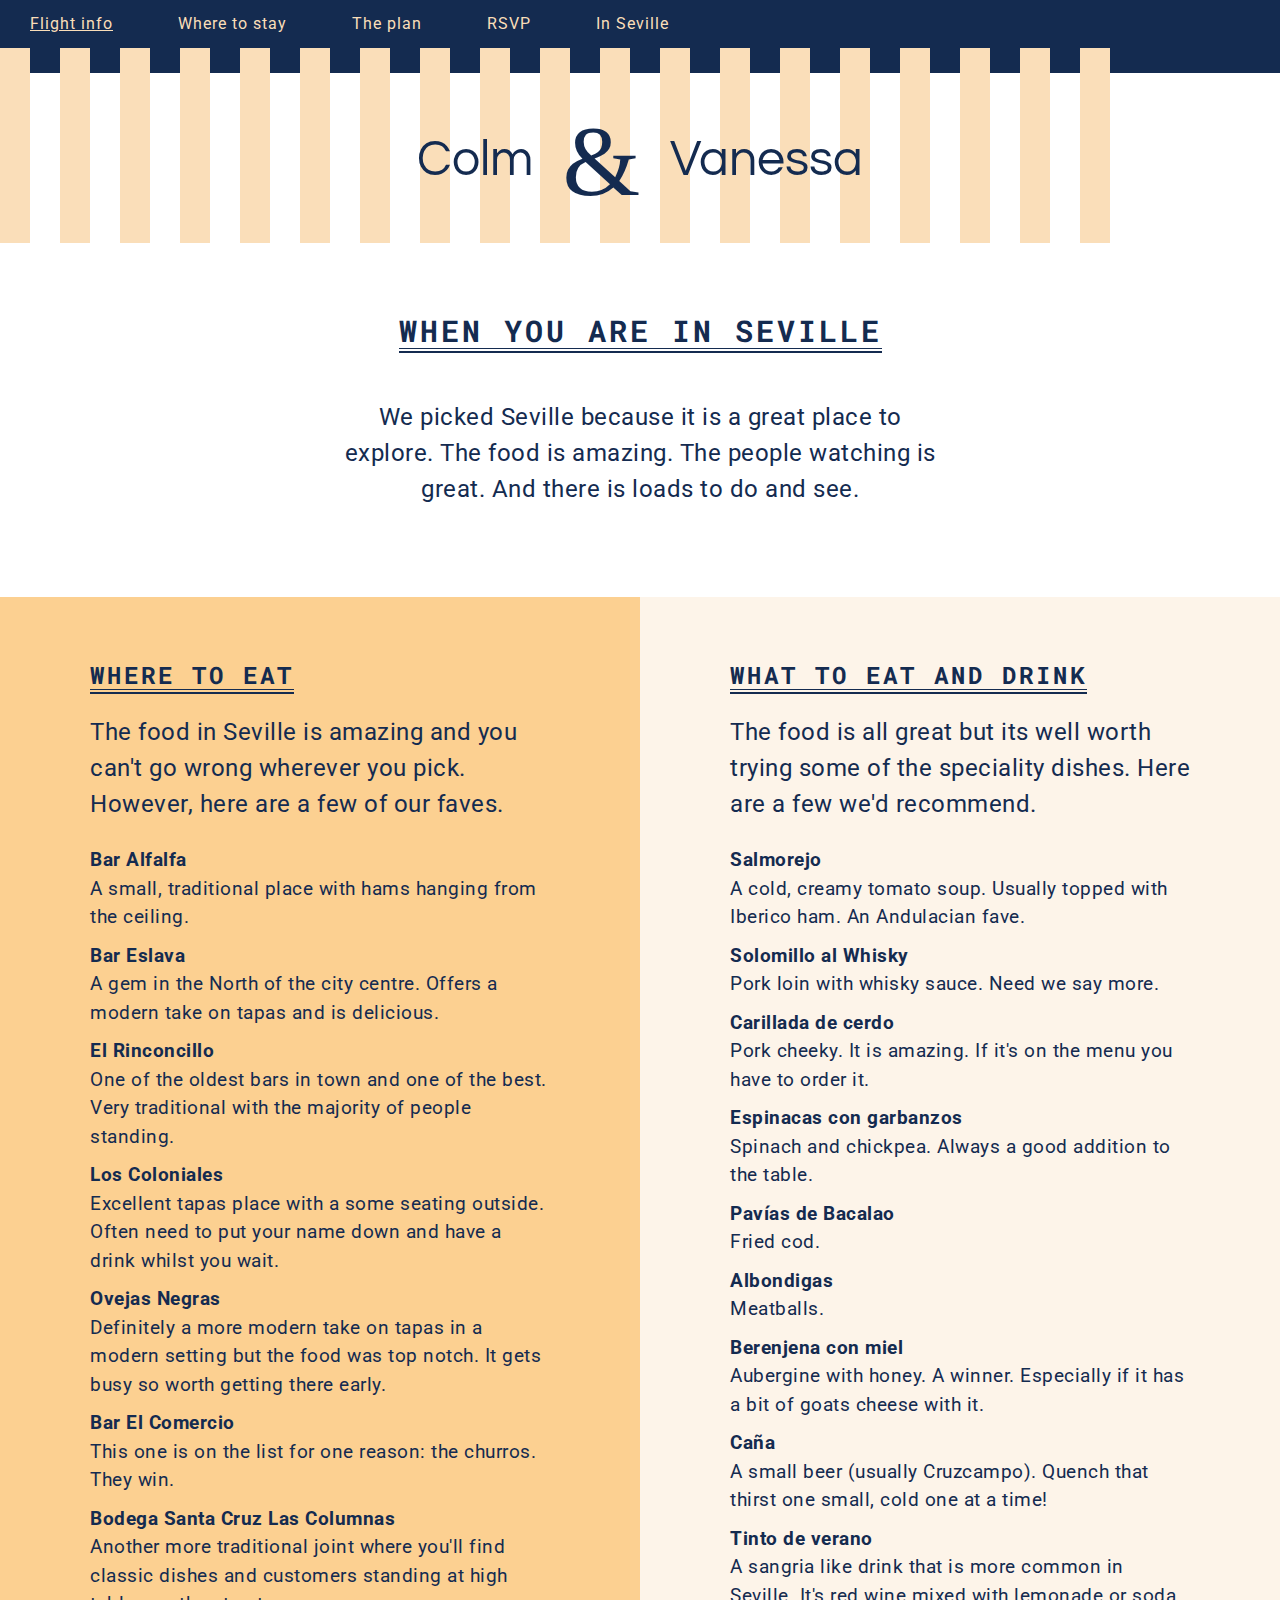
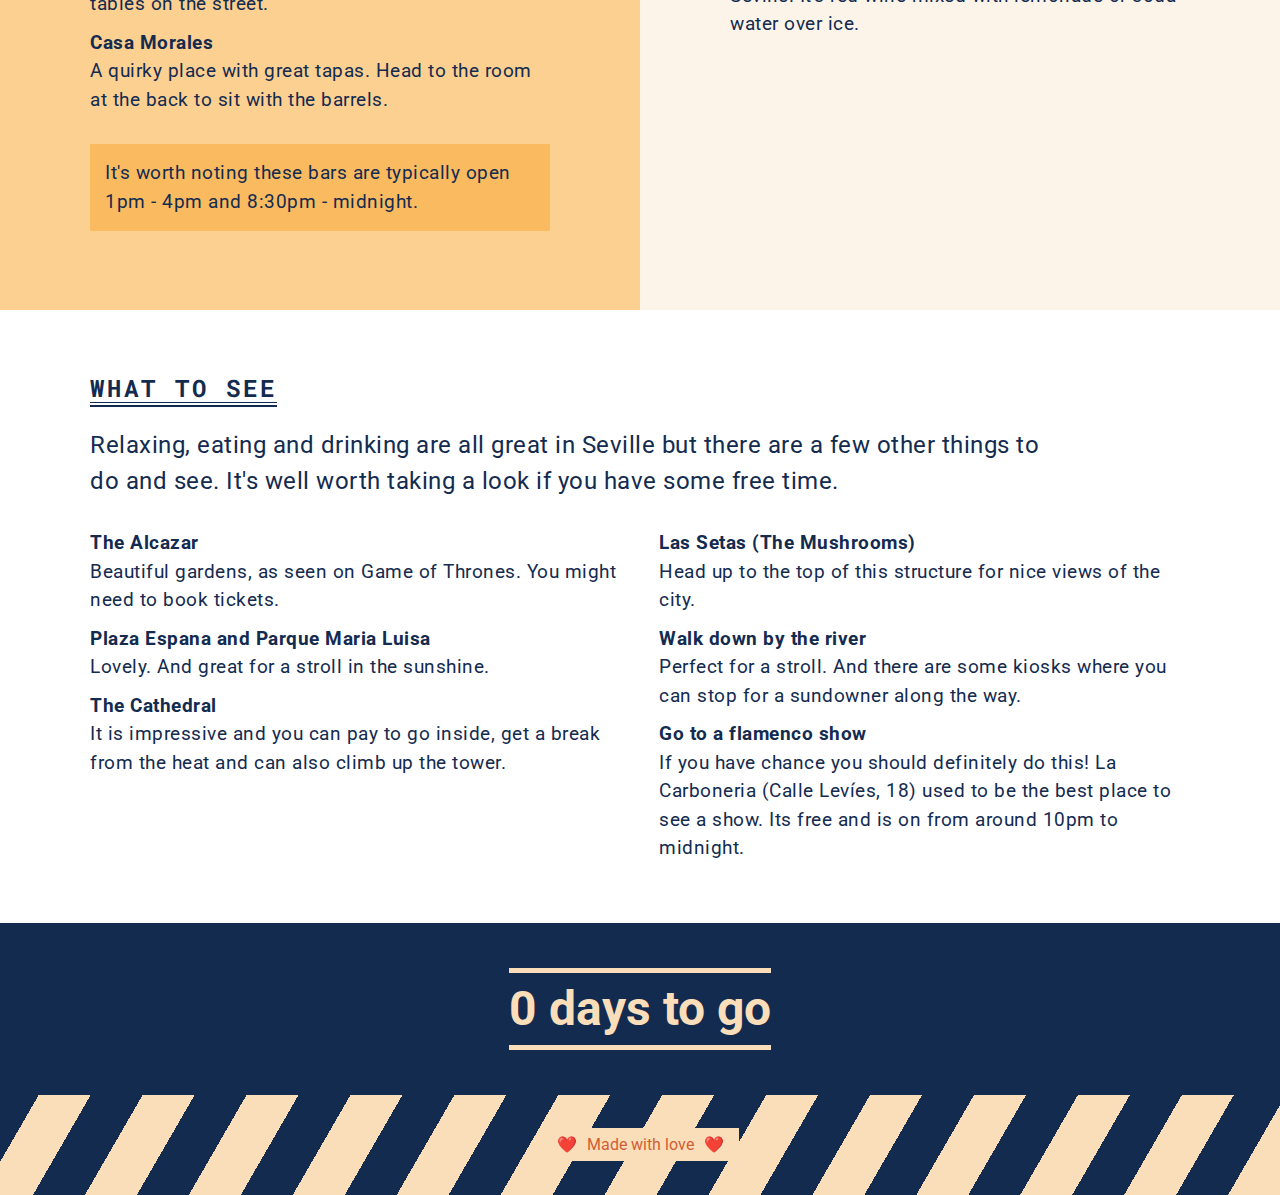
<file: in-seville/index.html>
<!DOCTYPE html>
<html lang="en">
<head>
	<meta charset="utf-8" />
	<title>Colm & Vanessa | Wedding 15th May 2022</title>
    <meta name="viewport" content="width=device-width, initial-scale=1, viewport-fit=cover">
    <!--<meta name="theme-color" content="#ffab60" />-->
    
	<meta http-equiv="X-UA-Compatible" content="IE=edge" />

	<meta name="agd-partner-manual-verification" />

	<link href="https://fonts.googleapis.com/css?family=Great+Vibes|Questrial|Roboto+Condensed:400,700|Roboto+Mono:300,400,700|Roboto:300,400,700,900|Archivo:300,400,700|Cormorant+Garamond:300,400,700|Raleway:300,400,700&display=swap" rel="stylesheet">
	<link href="https://fonts.googleapis.com/css?family=Sacramento&text=%26&display=swap" rel="stylesheet">

	

	<link href="/static/stylesheets/main.css" rel="stylesheet" />
	
</head>
<body class="bg-white">
	


<!-- Navigation bar -->
<div class="main-menu main-menu--light">

    <div>
        <!-- Hamburger icon -->
        <input class="main-menu__checkbox" type="checkbox" id="side-menu"/>
        <label class="hamb" for="side-menu">
            <span class="main-menu__label">Menu</span>
            <span class="main-menu__label__close">(close)</span>
        </label>

        <!-- Menu -->
        <nav class="main-menu__nav">
            <ul class="menu">
                <li class="main-menu__item"><a class="main-menu__item__link" href="/#flight-info">Flight info</a></li>
                <li class="main-menu__item"><a class="main-menu__item__link" href="/#where-to-stay">Where to stay</a></li>
                <li class="main-menu__item"><a class="main-menu__item__link" href="/#the-plan">The plan</a></li>
                <li class="main-menu__item"><a class="main-menu__item__link" href="/#rsvp">RSVP</a></li>
                <li class="main-menu__item"><a class="main-menu__item__link" href="/in-seville">In Seville</a></li>
            </ul>
        </nav>
    </div>
</div>


<header class="header header--light header--reduced">
	
	  
	
	<h1 class="couple">
		<div>Colm</div>
		<span class="ampersand">&amp;</span>
		<div>Vanessa</div>
	</h1>

    
	
</header>


<div class="info-intro">
    <h3 class="airline-heading-l">
        <span class="airline-heading__label">When you are in Seville</span>
    </h3>
    <p class="cvwed-body">We picked Seville because it is a great place to explore. The food is amazing. The people watching is great. And there is loads to do and see.</p>
</div>

<div class="cvwed-info">
    <div class="cvwed-info__section">
        <h3 class="airline-heading">
            <span class="airline-heading__label">Where to eat</span>
        </h3>
        <p class="cvwed-body">The food in Seville is amazing and you can't go wrong wherever you pick. However, here are a few of our faves.</p>
        <ul class="cvwed-info__list">
            <li class="cvwed-info__list__item">
                <h4>Bar Alfalfa</h4>
                <p>A small, traditional place with hams hanging from the ceiling.</p>
            </li>
            <li class="cvwed-info__list__item">
                <h4>Bar Eslava</h4>
                <p>A gem in the North of the city centre. Offers a modern take on tapas and is delicious.</p>
            </li>
            <li class="cvwed-info__list__item">
                <h4>El Rinconcillo</h4>
                <p>One of the oldest bars in town and one of the best. Very traditional with the majority of people standing.</p>
            </li>
            <li class="cvwed-info__list__item">
                <h4>Los Coloniales</h4>
                <p>Excellent tapas place with a some seating outside. Often need to put your name down and have a drink whilst you wait.</p>
            </li>
            <li class="cvwed-info__list__item">
                <h4>Ovejas Negras</h4>
                <p>Definitely a more modern take on tapas in a modern setting but the food was top notch. It gets busy so worth getting there early.</p>
            </li>
            <li class="cvwed-info__list__item">
                <h4>Bar El Comercio</h4>
                <p>This one is on the list for one reason: the churros. They win.</p>
            </li>
            <li class="cvwed-info__list__item">
                <h4>Bodega Santa Cruz Las Columnas</h4>
                <p>Another more traditional joint where you'll find classic dishes and customers standing at high tables on the street.</p>
            </li>
            <li class="cvwed-info__list__item">
                <h4>Casa Morales</h4>
                <p>A quirky place with great tapas. Head to the room at the back to sit with the barrels.</p>
            </li>
        </ul>
        <p class="cvwed-body-s cvwed-info__note">It's worth noting these bars are typically open 1pm - 4pm and 8:30pm - midnight.</p>
    </div>
    <div class="cvwed-info__section">
        <h3 class="airline-heading">
            <span class="airline-heading__label">What to eat and drink</span>
        </h3>
        <p class="cvwed-body">The food is all great but its well worth trying some of the speciality dishes. Here are a few we'd recommend.</p>
        <ul class="cvwed-info__list">
            <li class="cvwed-info__list__item">
                <h4>Salmorejo</h4>
                <p>A cold, creamy tomato soup. Usually topped with Iberico ham. An Andulacian fave.</p>
            </li>
            <li class="cvwed-info__list__item">
                <h4>Solomillo al Whisky</h4>
                <p>Pork loin with whisky sauce. Need we say more.</p>
            </li>
            <li class="cvwed-info__list__item">
                <h4>Carillada de cerdo</h4>
                <p>Pork cheeky. It is amazing. If it's on the menu you have to order it.</p>
            </li>
            <li class="cvwed-info__list__item">
                <h4>Espinacas con garbanzos</h4>
                <p>Spinach and chickpea. Always a good addition to the table.</p>
            </li>
            <li class="cvwed-info__list__item">
                <h4>Pavías de Bacalao</h4>
                <p>Fried cod.</p>
            </li>
            <li class="cvwed-info__list__item">
                <h4>Albondigas</h4>
                <p>Meatballs.</p>
            </li>
            <li class="cvwed-info__list__item">
                <h4>Berenjena con miel</h4>
                <p>Aubergine with honey. A winner. Especially if it has a bit of goats cheese with it.</p>
            </li>
            <li class="cvwed-info__list__item">
                <h4>Caña</h4>
                <p>A small beer (usually Cruzcampo). Quench that thirst one small, cold one at a time!</p>
            </li>
            <li class="cvwed-info__list__item">
                <h4>Tinto de verano</h4>
                <p>A sangria like drink that is more common in Seville. It's red wine mixed with lemonade or soda water over ice.</p>
            </li>
        </ul>
    </div>
    <div class="cvwed-info__section">
        <h3 class="airline-heading">
            <span class="airline-heading__label">What to see</span>
        </h3>
        <p class="cvwed-body">Relaxing, eating and drinking are all great in Seville but there are a few other things to do and see. It's well worth taking a look if you have some free time.</p>
        <ul class="cvwed-info__list">
            <li class="cvwed-info__list__item">
                <h4>The Alcazar</h4>
                <p>Beautiful gardens, as seen on Game of Thrones. You might need to book tickets.</p>
            </li>
            <li class="cvwed-info__list__item">
                <h4>Plaza Espana and Parque Maria Luisa</h4>
                <p>Lovely. And great for a stroll in the sunshine.</p>
            </li>
            <li class="cvwed-info__list__item">
                <h4>The Cathedral</h4>
                <p>It is impressive and you can pay to go inside, get a break from the heat and can also climb up the tower.</p>
            </li>
            <li class="cvwed-info__list__item">
                <h4>Las Setas (The Mushrooms)</h4>
                <p>Head up to the top of this structure for nice views of the city.</p>
            </li>
            <li class="cvwed-info__list__item">
                <h4>Walk down by the river</h4>
                <p>Perfect for a stroll. And there are some kiosks where you can stop for a sundowner along the way.</p>
            </li>
            <li class="cvwed-info__list__item">
                <h4>Go to a flamenco show</h4>
                <p>If you have chance you should definitely do this! La Carboneria (Calle Levíes, 18) used to be the best place to see a show. Its free and is on from around 10pm to midnight.</p>
            </li>
        </ul>
    </div>
</div>

<section class="section section--blue-dark section--flat section--align-center">
	<p class="double-highlighted">0 days to go</p>
</section>

<div class="stripes-container">
    <div class="stripes stripes--dark section__flex">
        <p class="sign-off"><span>❤️</span>Made with love<span>❤️</span></p>
    </div>
</div>
    


	
</body>
</html>
</file>
<file: static/stylesheets/main.css>
*,
*::before,
*::after {
  box-sizing: border-box; }

ul[class],
ol[class] {
  padding: 0; }

body,
h1,
h2,
h3,
h4,
p,
ul[class],
ol,
li,
figure,
figcaption,
blockquote,
dl,
dd {
  margin: 0; }

body {
  min-height: 100vh;
  line-height: 1.5;
  text-rendering: optimizeSpeed;
  scroll-behavior: smooth; }

ul[class],
ol[class] {
  list-style: none; }

a:not([class]) {
  text-decoration-skip-ink: auto; }

img {
  display: block;
  max-width: 100%; }

article > * + * {
  margin-top: 1em; }

input,
button,
textarea,
select {
  font: inherit; }

@media (prefers-reduced-motion: reduce) {
  * {
    animation-duration: .01ms !important;
    animation-iteration-count: 1 !important;
    transition-duration: .01ms !important;
    scroll-behavior: auto !important; } }

.text-content {
  max-width: 350px;
  color: #142B50;
  font-size: 19px;
  text-align: center; }
  .text-content:last-child {
    margin-bottom: 0; }

.cvwed-heading-s {
  font-size: 24px;
  font-weight: 700;
  margin-top: .5em;
  margin-bottom: 5px;
  color: #142B50;
  line-height: 1;
  letter-spacing: 1px;
  text-transform: uppercase; }
  .section--blue .cvwed-heading-s {
    color: #fadeb9; }

.cvwed-heading-xs {
  font-size: 19px;
  font-weight: 700;
  margin-top: .5em;
  margin-bottom: 5px;
  color: #142B50;
  letter-spacing: .8px;
  text-transform: uppercase; }
  .section--blue .cvwed-heading-xs {
    color: #fadeb9; }

.cvwed-body, .cvwed-body-s, .cvwed-schedule {
  color: #142B50;
  margin-bottom: 1em;
  letter-spacing: .5px; }

.cvwed-body {
  font-size: 24px; }

.cvwed-body-s {
  font-size: 19px; }

.cvwed-body--orange {
  color: #f08700; }

.cvwed-body--camel {
  color: #fadeb9; }

.airline-heading-l, .airline-heading {
  width: 100%;
  margin-bottom: 20px; }

.airline-heading__label {
  display: inline;
  position: relative;
  color: #142B50;
  font-family: "Roboto Mono", monospace;
  text-align: center;
  text-transform: uppercase;
  letter-spacing: 1px;
  align-self: normal; }
  @media (min-width: 46.25em) {
    .airline-heading__label {
      letter-spacing: 3px; } }
  .airline-heading__label:before {
    content: "";
    position: absolute;
    bottom: 1px;
    left: 0;
    width: 100%;
    height: 1px;
    background: #142B50; }
  .airline-heading__label:after {
    content: "";
    position: absolute;
    bottom: -3px;
    left: 0;
    width: 100%;
    height: 2px;
    background: #142B50; }

.section--blue .airline-heading__label {
  color: #f08700; }
  .section--blue .airline-heading__label:before, .section--blue .airline-heading__label:after {
    background: #f08700; }

.airline-heading-l {
  font-size: 27px;
  font-size: 30px;
  margin-bottom: 45px; }

.airline-heading {
  font-size: 24px; }

.slight-bold {
  font-weight: 600; }

.cvwed-width-container {
  max-width: 1080px;
  margin: 0 auto; }

@media (min-width: 46.25em) {
  .flight__info {
    width: calc(100% / 3 * 2); } }

@media (min-width: 46.25em) {
  .flight__tag {
    width: calc(100% / 3 * 1); } }

@media (min-width: 46.25em) {
  .where-to-stay__hotels,
  .where-to-stay__apartments {
    width: calc(100% / 2 * 1); } }

.cvwed-\!-margin-top-6 {
  margin-top: 20px; }
  @media (min-width: 46.25em) {
    .cvwed-\!-margin-top-6 {
      margin-top: 30px; } }

.cvwed-\!-margin-top-9 {
  margin-top: 30px; }
  @media (min-width: 46.25em) {
    .cvwed-\!-margin-top-9 {
      margin-top: 45px; } }

.cvwed-\!-margin-bottom-9 {
  margin-bottom: 30px; }
  @media (min-width: 46.25em) {
    .cvwed-\!-margin-bottom-9 {
      margin-bottom: 45px; } }

.margin-top {
  margin-top: 30px; }

.margin-bottom {
  margin-bottom: 30px; }

@media (min-width: 46.25em) {
  .flight-section {
    display: flex;
    flex-direction: row;
    flex-wrap: nowrap;
    align-items: center; } }

.flight__tag {
  margin-bottom: 45px;
  text-align: center; }
  @media (min-width: 46.25em) {
    .flight__tag {
      margin-bottom: 0;
      text-align: left; } }

@media (min-width: 46.25em) {
  .flight__info {
    padding-left: 60px; } }

.flight__info .cvwed-heading-s {
  font-weight: 400; }

@media (min-width: 46.25em) {
  .where-to-stay-section {
    display: flex;
    flex-direction: row;
    flex-wrap: nowrap;
    align-items: top; } }

.where-to-stay__hotels {
  margin-bottom: 45px; }
  @media (min-width: 46.25em) {
    .where-to-stay__hotels {
      padding-right: 15px;
      margin-bottom: 15px; } }

@media (min-width: 46.25em) {
  .where-to-stay__apartments {
    padding-left: 15px; } }

@media (min-width: 46.25em) {
  .schedule-section {
    display: flex;
    flex-direction: row;
    flex-wrap: nowrap;
    align-items: top;
    justify-content: space-around; } }

.schedule-section__day {
  position: relative;
  padding: 45px 0;
  color: #29508c; }
  @media (min-width: 46.25em) {
    .schedule-section__day {
      max-width: 400px;
      margin-left: 30px; } }
  .schedule-section__day:first-of-type {
    text-align: left; }
    @media (min-width: 46.25em) {
      .schedule-section__day:first-of-type {
        text-align: right;
        margin-left: 0;
        margin-right: 30px; } }
  .schedule-section__day .day {
    position: relative;
    z-index: 3;
    margin-bottom: 15px;
    color: #ffc693;
    font-size: 60px;
    font-weight: 400;
    letter-spacing: .2em;
    line-height: .6; }
  .schedule-section__day .details__date {
    display: inline-block;
    position: relative;
    z-index: 2;
    padding: 4px 7px 3px;
    border-left: 5px solid #fce9d1;
    color: #ff902d;
    background: #29508c;
    background: #142B50;
    font-size: 19px;
    font-weight: bold; }
  .schedule-section__day .details__venue {
    font-size: 30px; }
  .schedule-section__day:last-of-type {
    text-align: left; }
    .schedule-section__day:last-of-type .details__date {
      border-right: 5px solid #fce9d1;
      border-left: 0; }
  .schedule-section__day:before {
    content: "";
    position: absolute;
    z-index: 1;
    left: 0;
    width: 100%;
    height: 2px;
    background: #336dca;
    background: #142B50; }

.section--alert .airline-heading__label {
  color: #fce9d1; }
  .section--alert .airline-heading__label:before, .section--alert .airline-heading__label:after {
    background: #fce9d1; }

.section--alert .cvwed-body {
  max-width: 35em;
  color: #fdf0df;
  font-weight: 300; }

.cvwed-list {
  font-size: 1em;
  color: #142B50; }
  .cvwed-list li {
    margin-bottom: 0;
    border-bottom: 1px solid #142B50;
    padding: 8px 0;
    line-height: 1; }
    .cvwed-list li:first-of-type {
      border-top: 1px solid #142B50; }

.cvwed-list__item--spaced {
  margin-bottom: 30px; }
  .cvwed-list__item--spaced:last-of-type {
    margin-bottom: 0; }

.cvwed-list__item__title {
  font-size: 1rem;
  line-height: 1;
  margin: 0 0 .4rem; }

.cvwed-link {
  font-family: "Roboto", sans-serif;
  -webkit-font-smoothing: antialiased;
  -moz-osx-font-smoothing: grayscale;
  color: #142B50;
  text-decoration: underline;
  text-decoration-thickness: max(1px, .0625rem);
  text-underline-offset: 0.1em; }
  .cvwed-link:hover {
    text-decoration-thickness: max(3px, .1875rem, .12em);
    text-decoration-skip-ink: none;
    text-decoration-skip: none; }
  .cvwed-link:focus {
    color: #142B50;
    background-color: #f45981;
    box-shadow: 0 -2px #f45981;
    text-decoration: none; }

.section--alert .cvwed-link {
  color: #fcebd6;
  font-weight: 300; }

.registration-form {
  width: calc(100% - 10px);
  margin: 60px auto 60px;
  border: 2px solid #29508c;
  background: rgba(255, 255, 255, 0.8);
  box-shadow: 0 0 0 5px rgba(255, 255, 255, 0.8); }
  @media (min-width: 46.25em) {
    .registration-form {
      max-width: 420px; } }

.form-fieldset {
  margin: 0;
  padding: 0;
  border: 0; }

.form-fieldset__heading {
  color: #29508c;
  font-family: "Roboto Mono", monospace;
  font-weight: normal; }

.form-fieldset__legend {
  margin-bottom: 10px; }

.form-group {
  padding: 10px 10px 5px;
  padding-left: 10px;
  border-bottom: 2px solid #29508c;
  color: #29508c; }

.form-fieldset__heading,
.form-label {
  font-size: 19px; }

.form-label {
  display: inline-block;
  font-family: "Roboto Mono", monospace; }

.form-text-input {
  width: 100%;
  border: 3px solid transparent;
  color: #29508c;
  background: none;
  font-family: "Roboto Mono", monospace;
  font-size: 19px;
  font-weight: bolder; }
  .form-text-input:focus, .form-text-input:active {
    border-color: rgba(240, 135, 0, 0.7); }

.form-group--error {
  border-left: 4px solid #db2b39; }
  .form-group--error .form-fieldset__heading,
  .form-group--error .form-label {
    color: #db2b39;
    font-weight: bold; }

.form-errors {
  color: #db2b39; }

.form-button {
  padding: 6px 10px 5px;
  border: 2px solid #29508c;
  color: #29508c;
  background: 0;
  font-size: 24px;
  font-weight: bold;
  text-transform: uppercase; }
  .form-button::-moz-focus-inner {
    padding: 0;
    border: 0; }
  .form-button:focus {
    box-shadow: 3px 3px 0 #db2b39; }
  .form-button:active {
    padding: 8px 8px 3px 10px;
    background: rgba(248, 211, 161, 0.5);
    box-shadow: inset 2px 2px 0 2px rgba(41, 80, 140, 0.5), 2px 2px 0 2px rgba(41, 80, 140, 0.5); }

.form-radios__item {
  display: block;
  position: relative;
  min-height: 40px;
  margin-bottom: 10px;
  padding-left: 40px;
  clear: left; }

.form-radios__input {
  position: absolute;
  z-index: 1;
  top: -2px;
  left: -2px;
  width: 44px;
  height: 44px;
  margin: 0;
  opacity: 0;
  cursor: pointer; }

.form-radios__label {
  display: inline-block;
  font-family: "Roboto Mono", monospace;
  margin-bottom: 0;
  padding: 8px 15px 5px;
  cursor: pointer;
  touch-action: manipulation; }
  .form-radios__label:before {
    content: "";
    box-sizing: border-box;
    position: absolute;
    top: 0;
    left: 0;
    width: 40px;
    height: 40px;
    border: 2px solid currentColor;
    background: transparent; }
  .form-radios__label:after {
    content: "";
    box-sizing: content-box;
    position: absolute;
    top: 11px;
    left: 9px;
    width: 18px;
    height: 7px;
    transform: rotate(-45deg);
    border: solid;
    border-width: 0 0 5px 5px;
    border-top-color: transparent;
    opacity: 0;
    background: transparent; }

.form-radios__input:checked + .form-radios__label::after {
  opacity: 1; }

.registration-form .form-group:last-of-type {
  border-bottom: 0; }

.registration-form .confirmation {
  padding: 15px;
  color: #29508c;
  font-size: 19px; }

.form-group--button {
  padding: 10px 0;
  text-align: center; }

.form-hint {
  display: block;
  font-family: "Roboto Mono", monospace; }

.section {
  padding: 45px 15px;
  background: #fce9d1; }
  @media (min-width: 31.25em) {
    .section {
      padding: 60px 30px; } }

.section--flush {
  padding: 0; }

.section--flat {
  min-height: auto;
  padding: 30px; }

.section--align-center {
  text-align: center; }

.section__flex {
  display: flex;
  justify-content: center;
  align-items: center;
  flex-wrap: wrap; }

.section__flex--top {
  align-items: flex-start; }

.section__flex__item {
  padding: 15px; }
  @media (min-width: 46.25em) {
    .section__flex__item {
      max-width: 380px;
      padding: 30px; } }
  @media (min-width: 46.25em) {
    .section__flex__item:first-child {
      padding-right: 0; } }

.section--orange {
  background: #ffab60; }

@media (min-width: 46.25em) {
  .section__flex__item + .section__flex__item {
    margin-left: 60px;
    padding-left: 0; } }

@media (min-width: 61.25em) {
  .section__flex__item + .section__flex__item {
    margin-left: 90px;
    padding-left: 0; } }

@media (max-width: 46.24em) {
  .section__flex__item--follow {
    order: 2; } }

.section--blue {
  background: #29508c; }
  .section--blue .section-title .section-label {
    color: #f08700; }
    .section--blue .section-title .section-label:before, .section--blue .section-title .section-label:after {
      background: #f08700; }
  .section--blue .text-content {
    color: #ffab60; }

.section--blue-dark {
  background: #142B50; }

.destination-wrapper {
  position: relative; }

.heading-wrapper {
  position: absolute;
  z-index: -1;
  bottom: -50px;
  width: 100%;
  overflow: hidden; }

.main-heading {
  position: relative;
  bottom: -20px;
  margin: 0;
  color: rgba(255, 255, 255, 0.2);
  font-size: 250px;
  font-weight: 900;
  line-height: 1;
  text-align: center; }

.destination {
  display: inline-flex;
  padding: 15px;
  border: 2px solid #29508c;
  color: #29508c;
  background: linear-gradient(142deg, rgba(240, 135, 0, 0.95), rgba(240, 135, 0, 0.95) 50%, rgba(250, 222, 185, 0.95) calc(50% + 1px), rgba(250, 222, 185, 0.95) 100%);
  box-shadow: 0 0 5px #1d3965;
  flex-direction: column;
  align-items: center; }

.section-label {
  position: relative;
  color: #29508c;
  color: #142B50;
  font-family: "Roboto Mono", monospace;
  font-size: 24px;
  text-align: center;
  text-transform: uppercase;
  align-self: normal; }
  .section-label:before {
    content: "";
    position: absolute;
    bottom: 1px;
    left: 0;
    width: 100%;
    height: 1px;
    background: #29508c;
    background: #142B50; }
  .section-label:after {
    content: "";
    position: absolute;
    bottom: -3px;
    left: 0;
    width: 100%;
    height: 2px;
    background: #29508c;
    background: #142B50; }

.section-label--blue {
  color: #29508c; }
  .section-label--blue:before, .section-label--blue:after {
    background: #29508c; }

.destination-abbr {
  font-family: "Roboto Condensed", sans-serif;
  font-size: 220px;
  font-size: 48vw;
  font-weight: bolder;
  line-height: 1; }
  @media (min-width: 46.25em) {
    .destination-abbr {
      font-size: 180px; } }

.destination-name {
  display: inline-block;
  margin-bottom: 30px;
  padding: 0 5px;
  border: 4px solid #29508c;
  color: #29508c;
  font-size: 24px;
  font-weight: bold;
  letter-spacing: 1px;
  line-height: 1.3;
  text-transform: uppercase; }
  @media (min-width: 31.25em) {
    .destination-name {
      font-size: 32px; } }

.couple-img-wrapper {
  position: relative;
  max-width: 300px;
  margin: 30px 0 45px; }
  .couple-img-wrapper:before {
    content: "";
    position: absolute;
    z-index: -1;
    top: -15px;
    right: -15px;
    width: 65%;
    height: 25%;
    background: #29508c; }
  .couple-img-wrapper:after {
    content: "";
    position: absolute;
    z-index: -1;
    bottom: -15px;
    left: -15px;
    width: 35%;
    height: 45%;
    background: #f0a202; }

.couple-img {
  width: 100%;
  border-left: 5px solid rgba(219, 43, 57, 0.4); }

.img-boxes-wrapper {
  position: relative;
  max-width: 260px !important;
  margin: 30px auto; }
  @media (min-width: 46.25em) {
    .img-boxes-wrapper {
      margin: 30px 0 45px; } }
  .img-boxes-wrapper:before, .img-boxes-wrapper:after {
    content: "";
    position: absolute;
    width: calc(100% - 30px);
    height: calc(100% - 30px);
    border: 15px solid #29508c; }
  .img-boxes-wrapper:before {
    z-index: 2;
    top: -20px;
    right: -15px; }
    @media (min-width: 31.25em) {
      .img-boxes-wrapper:before {
        top: -25px;
        right: -35px; } }
    @media (min-width: 46.25em) {
      .img-boxes-wrapper:before {
        top: -10px;
        height: calc(100% - 40px); } }
  .img-boxes-wrapper:after {
    z-index: 1;
    bottom: -20px;
    left: -10px;
    border-color: #f0a202; }
    @media (min-width: 31.25em) {
      .img-boxes-wrapper:after {
        bottom: -30px;
        left: -45px; } }
    @media (min-width: 46.25em) {
      .img-boxes-wrapper:after {
        bottom: -15px;
        left: -30px; } }

.img-boxes {
  position: relative;
  z-index: 3;
  width: 100%;
  border-left: 5px solid rgba(219, 43, 57, 0.4);
  box-shadow: 0 5px 5px rgba(41, 80, 140, 0.19); }

.std-section {
  display: inline-flex;
  flex-direction: column;
  align-items: center; }

.std {
  display: inline-flex;
  padding: 5px;
  color: #29508c;
  color: #142B50;
  background: rgba(255, 255, 255, 0.8);
  font-family: "Roboto Mono", monospace;
  font-size: 16px; }
  @media (min-width: 31.25em) {
    .std {
      font-size: 24px; } }

.std__part {
  padding: 5px;
  border: 2px solid #142B50;
  border-left: 0;
  text-align: left; }
  .std__part:first-child {
    border-left: 2px solid #29508c; }

.std__part__value {
  font-size: 3em;
  line-height: 1; }

.std__part__title {
  padding-left: 5px; }

.std--update {
  position: relative; }
  .std--update:before, .std--update:after {
    content: " ";
    position: absolute;
    left: -5%;
    width: 110%;
    height: 4px;
    opacity: .75;
    background: #db2b39; }
  .std--update:before {
    top: calc(5px + 3.1em); }
  .std--update:after {
    top: calc(5px + 3.6em); }

.std__part__value--old {
  position: relative;
  opacity: .5; }
  .std__part__value--old:before, .std__part__value--old:after {
    content: " ";
    position: absolute;
    top: calc(50%);
    width: 1.3em;
    height: 4px;
    transform: rotate(-45deg);
    opacity: .75;
    background: #db2b39; }
  .std__part__value--old:before {
    left: calc(50% - .65em - 7px); }
  .std__part__value--old:after {
    left: calc(50% - .65em + 7px); }

.std-banner {
  width: 100%;
  padding: 15px 0;
  background: rgba(219, 43, 57, 0.9);
  background: #832f46;
  line-height: 1; }
  .std-banner span {
    font-size: 32px;
    font-family: Roboto Mono;
    text-transform: uppercase;
    color: #d7dce7;
    font-weight: 700; }

.schedule {
  max-width: 400px;
  margin-bottom: 30px; }

.schedule-item {
  display: flex;
  color: #29508c; }
  .schedule-item:not(:first-of-type) {
    margin-top: 10px; }
  .schedule-item:last-child .schedule-item__date:after {
    display: none; }

.schedule-item__date {
  position: relative;
  width: 100px;
  padding-right: 10px;
  font-family: "Roboto Condensed", sans-serif;
  font-size: 24px;
  line-height: 1;
  text-align: center;
  text-transform: uppercase;
  flex-basis: 0;
  flex-grow: 1; }
  .schedule-item__date:after {
    content: "";
    position: absolute;
    bottom: 4px;
    left: calc(50% - 1px);
    width: 2px;
    height: 26px;
    background: #29508c; }

.schedule-item__details {
  border-bottom: 2px solid #29508c;
  flex-basis: 0;
  flex-grow: 3; }

.schedule-item__activity {
  margin-bottom: .25em;
  font-size: 24px;
  font-weight: 700;
  line-height: 1; }

.schedule-item__venue {
  margin-bottom: .25em; }

.day-wrap {
  position: relative;
  width: 350px;
  padding: 45px 0;
  color: #29508c;
  text-align: right; }
  .day-wrap .day {
    position: relative;
    z-index: 3;
    margin-bottom: 15px;
    color: #ffc693;
    font-size: 48px;
    font-weight: 400;
    letter-spacing: .2em;
    line-height: .6; }
  .day-wrap .details__date {
    display: inline-block;
    position: relative;
    z-index: 2;
    padding: 4px 7px 3px;
    border-left: 5px solid #fce9d1;
    color: #ff902d;
    background: #29508c;
    background: #142B50;
    font-size: 19px;
    font-weight: bold; }
  .day-wrap .details__venue {
    font-size: 24px; }
  .day-wrap:last-of-type {
    text-align: left; }
    .day-wrap:last-of-type .details__date {
      border-right: 5px solid #fce9d1;
      border-left: 0; }
  .day-wrap:before {
    content: "";
    position: absolute;
    z-index: 1;
    left: 15px;
    width: calc(100% - 30px);
    height: 2px;
    background: #336dca;
    background: #142B50; }
    @media (min-width: 46.25em) {
      .day-wrap:before {
        left: 30px;
        width: calc(100% - 60px); } }

.cvwed-schedule {
  padding-top: 15px;
  font-size: 19px;
  text-align: center; }

.cvwed-schedule__item {
  margin-bottom: 15px; }

.cvwed-schedule__item__time {
  letter-spacing: 2.5px; }

.cvwed-schedule__item__name {
  font-family: "Great Vibes";
  font-size: 38px; }

.map {
  height: 75vh;
  background: rgba(0, 0, 0, 0.2); }

.poi-marker {
  box-sizing: border-box;
  width: 24px !important;
  height: 24px !important;
  padding-bottom: 1px;
  border-radius: 50%;
  opacity: .85;
  color: #29508c;
  background: #fadeb9;
  font-weight: bold;
  line-height: 24px;
  text-align: center; }

.poi-marker--recommended-hotel {
  background: #f0a202; }

.italic {
  font-style: italic; }

.leaflet-popup-content p {
  margin-top: 2px !important;
  margin-bottom: 2px !important; }

.leaflet-popup-content .popup-link {
  margin: 5px 0; }

.leaflet-popup-content .poi-title {
  margin: 1em 0 .2em;
  font-size: 15px; }

.leaflet-popup-content .popup-notes {
  margin-top: 10px;
  margin-bottom: 5px; }

.accom {
  padding: 30px 10px 20px; }
  @media (min-width: 28.125em) {
    .accom {
      padding: 30px 20px; } }
  .accom header {
    display: inline-block;
    position: relative; }

.accom__name {
  display: inline-block;
  margin-top: 0;
  margin-bottom: 0;
  margin-left: -20px;
  padding: 7px 30px 5px 10px;
  border: 4px solid #29508c;
  color: #f0a202;
  background: #29508c;
  box-shadow: 0 1px 2px rgba(0, 0, 0, 0.5);
  font-size: 36px;
  font-weight: 400;
  line-height: 1;
  text-transform: uppercase; }
  @media (min-width: 28.125em) {
    .accom__name {
      margin-left: -45px;
      font-size: 48px; } }

.accom__text {
  color: #29508c; }
  .accom__text:first-of-type {
    margin-top: 30px; }

.accom__link {
  color: #234578;
  text-decoration: underline; }

.icon__wrapper {
  box-sizing: content-box;
  position: absolute;
  right: -65px;
  bottom: -15px;
  width: 50px;
  padding: 15px;
  border: 4px solid #f0a202;
  border-radius: 50%;
  background: #fdf0df;
  text-align: center; }
  @media (min-width: 28.125em) {
    .icon__wrapper {
      bottom: -10px; } }

.icon {
  width: 50px; }

.s__item.accom {
  background: rgba(255, 238, 217, 0.28);
  background: #fce9d1; }

.main-menu {
  position: relative;
  background: #214070;
  background: #142B50;
  letter-spacing: 1px;
  position: fixed;
  top: 0;
  width: 100%;
  z-index: 5; }
  @media (min-width: 46.25em) {
    .main-menu {
      margin-top: calc(1.5em + 24px);
      position: relative; } }
  .main-menu:before {
    content: "";
    position: absolute;
    z-index: 1;
    bottom: 0;
    left: -150px;
    width: 100%;
    height: 25px;
    background-image: repeating-linear-gradient(90deg, rgba(41, 80, 140, 0.75), rgba(41, 80, 140, 0.75) 30px, transparent 30px, transparent 60px);
    background-image: repeating-linear-gradient(90deg, transparent, transparent 30px, #29508c 30px, #29508c 60px); }

.main-menu--light:before {
  background-image: repeating-linear-gradient(90deg, transparent, transparent 30px, #fadeb9 30px, #fadeb9 60px); }

.main-menu__checkbox {
  display: none; }

.hamb {
  cursor: pointer;
  display: inline-block;
  padding: 56px 30px 30px;
  padding: 30px 30px 45px;
  line-height: 1; }
  @media (min-width: 46.25em) {
    .hamb {
      display: none; } }

.main-menu__label {
  position: relative;
  line-height: 1;
  color: #fadeb9;
  padding-left: 34px; }
  .main-menu__label:before, .main-menu__label:after {
    content: "";
    position: absolute;
    width: 24px;
    box-sizing: border-box;
    border-top: 2px solid #fadeb9;
    left: 0; }
  .main-menu__label:before {
    height: 9px;
    border-bottom: 2px solid #fadeb9;
    bottom: calc(50% - 8px); }
  .main-menu__label:after {
    height: 2px;
    bottom: 16px; }

.main-menu__label__close {
  display: none;
  color: #fadeb9; }

.main-menu__nav {
  display: block;
  max-height: 0;
  overflow: hidden; }
  @media (min-width: 46.25em) {
    .main-menu__nav {
      max-height: none;
      padding-bottom: 25px; } }

@media (min-width: 46.25em) {
  .menu {
    position: fixed;
    top: 0;
    background: #214070;
    background: #142B50;
    width: 100%;
    z-index: 5; } }

.main-menu__checkbox:checked ~ .main-menu__nav {
  max-height: 100%;
  padding-bottom: 30px; }

.main-menu__checkbox:checked ~ .hamb {
  padding-bottom: 30px; }
  .main-menu__checkbox:checked ~ .hamb .main-menu__label__close {
    display: inline; }

.main-menu__item {
  display: block;
  border-top: 1px solid #fadeb9;
  margin-bottom: 0; }
  @media (min-width: 46.25em) {
    .main-menu__item {
      display: inline-block;
      border-top: none; } }

.main-menu__item__link {
  display: block;
  padding: 12px 30px;
  font-size: 1em;
  color: #fadeb9;
  text-decoration: none; }
  .main-menu__item__link:hover {
    text-decoration: underline; }

.header {
  padding-bottom: 90px;
  color: #fadeb9;
  background: #29508c;
  text-align: center;
  margin-top: 91px; }
  @media (min-width: 31.25em) {
    .header {
      padding-bottom: 120px; } }
  @media (min-width: 46.25em) {
    .header {
      margin-top: 0; } }

.couple {
  display: flex;
  position: relative;
  margin-bottom: 45px;
  padding: 30px 30px 15px 30px;
  font-family: "Questrial", "Roboto", sans-serif;
  font-size: 50px;
  font-weight: 400;
  text-align: right;
  justify-content: center;
  align-items: center;
  flex-wrap: wrap; }
  @media (min-width: 31.25em) {
    .couple {
      padding-top: 0; } }
  .couple > div {
    display: inline-block;
    z-index: 2;
    font-weight: 400; }
  .couple:before {
    content: "";
    position: absolute;
    z-index: 1;
    top: 30px;
    top: 0;
    left: -150px;
    width: 100%;
    height: 170px;
    background-image: repeating-linear-gradient(90deg, transparent, transparent 30px, #142b50 30px, #142b50 60px); }
  .couple:after {
    position: absolute;
    z-index: -2;
    top: 0;
    left: 0;
    width: 100%;
    height: 100%;
    background: #29508c; }
  .couple .ampersand {
    z-index: 2;
    margin: 0 30px;
    font-size: 2em;
    line-height: .75; }
    @media (min-width: 31.25em) {
      .couple .ampersand {
        line-height: 1.75; } }

.section__flex--space-around {
  justify-content: space-around; }

.header--reduced {
  padding-bottom: 0; }

.header--light {
  color: #142B50;
  background: #fff; }
  .header--light .couple:before {
    background-image: repeating-linear-gradient(90deg, transparent, transparent 30px, #fadeb9 30px, #fadeb9 60px); }

.intro-section {
  font-family: "Cormorant Garamond", sans-serif;
  font-family: "Raleway"; }
  @media (min-width: 46.25em) {
    .intro-section {
      display: flex;
      flex-direction: row;
      flex-wrap: nowrap;
      align-items: center; } }

.intro__text {
  font-size: 24px;
  padding-bottom: 45px; }
  @media (min-width: 46.25em) {
    .intro__text {
      width: calc(100% / 3 * 2);
      padding-right: 60px;
      padding-bottom: 0; } }

@media (min-width: 46.25em) {
  .intro__image {
    width: calc(100% / 3 * 1); } }

.cvwed-panel {
  padding: 30px; }

.cvwed-panel--camel {
  background: #ffcc8a; }

.cvwed-panel--red {
  background: #f5c4c8; }

.cvwed-panel--blue {
  background: #b2c7e8; }

.cvwed-panel--rust {
  background: #edc8a2; }

.cvwed-panel--sky-blue {
  background: rgba(171, 211, 240, 0.8); }

.info-intro {
  text-align: center;
  max-width: 660px;
  margin: 0 auto 60px;
  padding: 0 30px; }
  @media (min-width: 46.25em) {
    .info-intro {
      margin: 0 auto 90px; } }

.cvwed-info {
  display: flex;
  flex: auto auto;
  flex-wrap: wrap; }

.cvwed-info__section {
  width: 100%;
  padding: 45px; }
  @media (min-width: 46.25em) {
    .cvwed-info__section {
      padding: 60px 90px; } }

@media (min-width: 46.25em) {
  .cvwed-info__section:nth-child(1),
  .cvwed-info__section:nth-child(2) {
    width: 50%; } }

.cvwed-info__section:nth-child(1) {
  background: #fcd091; }

.cvwed-info__section:nth-child(2) {
  background: #fdf4e9; }

.cvwed-info__section:nth-child(3) .cvwed-body {
  max-width: 40em;
  margin-bottom: 30px; }

@media (min-width: 46.25em) {
  .cvwed-info__section:nth-child(3) .cvwed-info__list {
    columns: 2;
    column-gap: 2em; }
  .cvwed-info__section:nth-child(3) .cvwed-info__list__item {
    break-inside: avoid; } }

.cvwed-info__list {
  color: #142B50;
  font-size: 19px;
  letter-spacing: .5px; }

.cvwed-info__list__item {
  margin-bottom: 10px; }

.cvwed-info__note {
  margin-top: 30px;
  padding: 15px;
  background: #FABB60; }

html,
body {
  height: 100%;
  font-family: "Roboto", sans-serif; }

body {
  position: relative;
  background: #ffab60; }

.bg-orange {
  background: #ffab60; }

.bg-white {
  background: #fff; }

.bg-blue {
  background: #142B50; }

ol,
ul {
  margin-left: 0;
  padding: 0; }
  ol li,
  ul li {
    margin-bottom: 5px;
    list-style: none; }
  ol.list--number,
  ul.list--number {
    list-style-position: inside;
    list-style-type: decimal; }

.ampersand {
  font-family: Times, serif; }

.main-header {
  position: fixed;
  bottom: 0;
  left: 0;
  padding-left: 75px;
  transform: rotate(-90deg);
  transform-origin: left top 0;
  color: #ffffff;
  font-family: "Roboto", sans-serif;
  font-weight: 300; }
  .main-header:before {
    content: "";
    position: absolute;
    top: calc(50% - 1px);
    left: 0;
    width: 45px;
    height: 0;
    border-top: 1px solid #ffffff;
    border-bottom: 1px solid #ffffff; }

.content-wrapper {
  display: flex;
  flex-direction: column;
  align-items: center; }

.flex-container {
  display: -webkit-box;
  display: -moz-box;
  display: -ms-flexbox;
  display: -webkit-flex;
  display: flex;
  height: 100%;
  margin: 0;
  padding: 0;
  align-items: center;
  justify-content: center; }

.initial {
  padding: 0 45px;
  color: #29508c;
  font-size: 90px;
  font-weight: 900;
  text-transform: uppercase; }

.arrow {
  display: inline-block;
  position: relative;
  width: 200px;
  height: 40px;
  background: #29508c; }
  .arrow:before, .arrow:after {
    content: " ";
    box-sizing: border-box;
    position: absolute;
    top: -10px;
    width: 60px;
    height: 60px;
    transform: rotate(45deg);
    border: 30px solid #29508c; }
  .arrow:before {
    left: -30px;
    border-top-color: transparent;
    border-right-color: transparent; }
  .arrow:after {
    right: -30px;
    border-bottom-color: transparent;
    border-left-color: transparent; }

.stripes-container {
  background: #fadeb9; }

.stripes {
  width: 100%;
  height: 100px;
  background-image: repeating-linear-gradient(-60deg, transparent, transparent 45px, #29508c 45px, #29508c 90px); }

.stripes--dark {
  width: 100%;
  height: 100px;
  background-image: repeating-linear-gradient(-60deg, transparent, transparent 45px, #142B50 45px, #142B50 90px); }

.double-highlighted {
  display: inline-block;
  margin: 15px 0;
  border-top: 5px solid #fadeb9;
  border-bottom: 5px solid #fadeb9;
  color: #fadeb9;
  font-size: 36px;
  font-weight: bold; }
  @media (min-width: 31.25em) {
    .double-highlighted {
      font-size: 48px; } }

.header-blurb-wrap {
  max-width: 38em;
  padding: 0 15px; }

.header-blurb {
  display: inline-block;
  position: relative;
  margin: 0 auto;
  color: #f0a202;
  font-size: 75px;
  font-weight: 400;
  letter-spacing: .005em;
  line-height: 100px; }
  .header-blurb:before {
    content: "";
    position: absolute;
    top: -15px;
    left: 0;
    width: 25%;
    height: 15px;
    background: rgba(219, 43, 57, 0.75); }
  .header-blurb:after {
    content: "";
    position: absolute;
    right: 0;
    bottom: -15px;
    width: 25%;
    height: 15px;
    background: rgba(219, 43, 57, 0.75); }

.section--alert {
  position: relative;
  color: #fdf0df;
  background: #832f46; }
  .section--alert .section-label {
    color: #fdf0df; }
    .section--alert .section-label:before, .section--alert .section-label:after {
      background: #fdf0df; }
  .section--alert .notice-section {
    padding-bottom: 0;
    color: #fdf0df;
    background: transparent; }
  .section--alert:before, .section--alert:after {
    content: " ";
    position: absolute;
    left: 0;
    width: 100%;
    height: 4px;
    background: #db2b39; }
  .section--alert:before {
    top: 21px; }
    @media (min-width: 46.25em) {
      .section--alert:before {
        top: 28px; } }
  .section--alert:after {
    bottom: 21px; }
    @media (min-width: 46.25em) {
      .section--alert:after {
        bottom: 28px; } }

.section-title {
  width: 100%;
  margin-bottom: 15px;
  text-align: center; }
  .section-title .section-label {
    display: inline; }

.section-title--bottom-margin {
  margin-bottom: 45px; }

.notice-section {
  max-width: 400px;
  margin: 0 auto;
  padding: 30px;
  color: #ffab60;
  background: #29508c;
  font-size: 19px;
  text-align: center; }

.text-content__heading {
  margin-bottom: .75em;
  font-size: 24px;
  font-weight: bolder; }

.bold-text {
  font-weight: 700; }

.smaller-text {
  font-size: 16px; }

.flash-messages {
  width: calc(100% - 60px);
  padding: 5px;
  color: #29508c;
  background: #ffab60;
  font-size: 19px; }

.sign-off {
  display: inline-block;
  padding: 5px 5px 4px;
  color: #D35D33;
  background: #fadeb9;
  font-size: 16px; }
  .sign-off span {
    padding: 0 10px; }

.highlight-area {
  margin-top: 30px;
  border: 15px solid #214070;
  border-radius: 2px;
  background: #214070; }

@media (min-width: 53.75em) {
  .s__flex {
    display: -webkit-box;
    display: -moz-box;
    display: -ms-flexbox;
    display: -webkit-flex;
    display: flex;
    height: 100%;
    margin: 0;
    padding: 0;
    align-items: stretch;
    justify-content: space-around; } }

.s__flex__col {
  display: -webkit-box;
  display: -moz-box;
  display: -ms-flexbox;
  display: -webkit-flex;
  display: flex;
  flex-direction: column;
  align-items: center; }

.s__item {
  width: 100%;
  margin: 0 auto 30px;
  background: #fadeb9; }
  @media (min-width: 26.875em) {
    .s__item {
      width: 400px; } }
  @media (min-width: 53.75em) {
    .s__item {
      margin: 0;
      flex: 0 0 400px; } }
  .s__item:last-child {
    margin-bottom: 0; }

.small-link {
  font-size: 14px; }
  .small-link a {
    color: #234578; }
</file>
